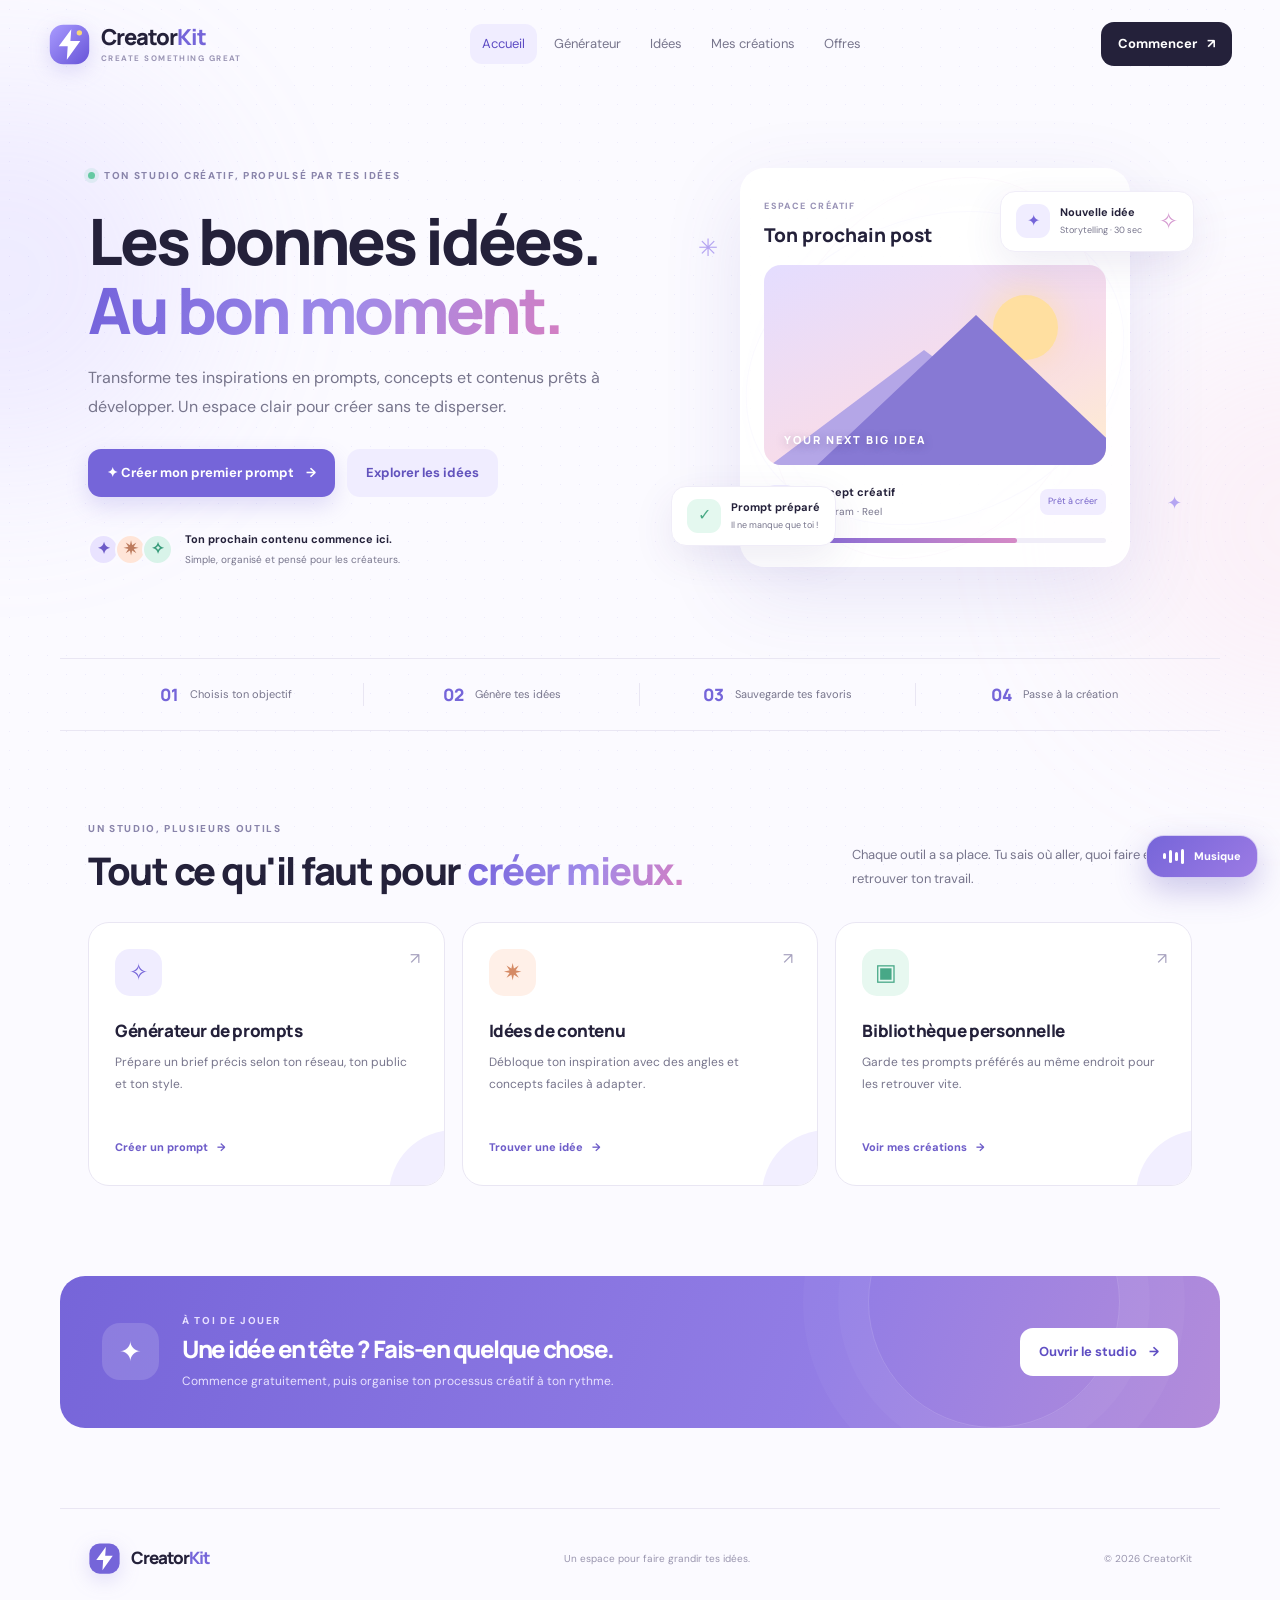
<file: index.html>
<!doctype html>
<html lang="fr">
<head>
  <meta charset="utf-8"><meta name="viewport" content="width=device-width, initial-scale=1">
  <meta name="theme-color" content="#7565d9">
  <title>CreatorKit — Crée avec inspiration</title>
  <link rel="stylesheet" href="style.css">
  <script src="script.js" defer></script>
</head>
<body data-page="home">
  <div class="ambient ambient-one"></div><div class="ambient ambient-two"></div>
  <header class="site-header">
    <a class="brand" href="index.html" aria-label="CreatorKit, accueil">
      <span class="brand-mark"><svg viewBox="0 0 48 48" aria-hidden="true"><defs><linearGradient id="lg" x1="0" y1="0" x2="1" y2="1"><stop stop-color="#a99bff"/><stop offset="1" stop-color="#6754d8"/></linearGradient></defs><rect x="2" y="2" width="44" height="44" rx="15" fill="url(#lg)"/><path d="M26 7 12 26h10l-1 15 15-21H25z" fill="white"/><circle cx="35" cy="11" r="3" fill="#f9d878"/></svg></span>
      <span>Creator<span class="brand-light">Kit</span><small>CREATE SOMETHING GREAT</small></span>
    </a>
    <button class="mobile-menu" id="mobileMenu" aria-label="Ouvrir le menu"><span></span><span></span><span></span></button>
    <nav class="main-nav" id="mainNav" aria-label="Navigation principale">
      <a class="nav-link active" href="index.html">Accueil</a><a class="nav-link" href="generateur.html">Générateur</a><a class="nav-link" href="idees.html">Idées</a><a class="nav-link" href="creations.html">Mes créations</a><a class="nav-link" href="abonnement.html">Offres</a>
    </nav>
    <a class="header-cta" href="generateur.html">Commencer <span>↗</span></a>
  </header>
  <main>
    <section class="hero wrap">
      <div class="hero-copy reveal">
        <div class="eyebrow"><span class="live-dot"></span> TON STUDIO CRÉATIF, PROPULSÉ PAR TES IDÉES</div>
        <h1>Les bonnes idées.<br><span class="gradient-text">Au bon moment.</span></h1>
        <p class="hero-subtitle">Transforme tes inspirations en prompts, concepts et contenus prêts à développer. Un espace clair pour créer sans te disperser.</p>
        <div class="hero-actions"><a class="button button-primary" href="generateur.html">✦ Créer mon premier prompt <span>→</span></a><a class="button button-soft" href="idees.html">Explorer les idées</a></div>
        <div class="social-proof"><div class="avatar-stack"><span>✦</span><span>✷</span><span>✧</span></div><div><strong>Ton prochain contenu commence ici.</strong><small>Simple, organisé et pensé pour les créateurs.</small></div></div>
      </div>
      <div class="hero-art reveal delay-1">
        <div class="orbit orbit-a"></div><div class="orbit orbit-b"></div>
        <div class="floating-card mini-card card-top"><span class="mini-icon">✦</span><div><strong>Nouvelle idée</strong><small>Storytelling · 30 sec</small></div><span class="sparkle">✧</span></div>
        <div class="dashboard-card">
          <div class="dash-top"><div><span class="tiny-label">ESPACE CRÉATIF</span><h3>Ton prochain post</h3></div><span class="status-pill"><i></i> En préparation</span></div>
          <div class="fake-image"><div class="sun"></div><div class="mountain mountain-back"></div><div class="mountain mountain-front"></div><div class="image-label">YOUR NEXT BIG IDEA</div></div>
          <div class="dash-meta"><div><span class="round-icon">✦</span><div><strong>Concept créatif</strong><small>Instagram · Reel</small></div></div><span class="pill-lavender">Prêt à créer</span></div>
          <div class="progress-track"><span></span></div>
        </div>
        <div class="floating-card mini-card card-bottom"><span class="check-icon">✓</span><div><strong>Prompt préparé</strong><small>Il ne manque que toi !</small></div></div>
        <span class="decor-star star-one">✳</span><span class="decor-star star-two">✦</span>
      </div>
    </section>
    <section class="stats-strip wrap reveal"><div><strong>01</strong><span>Choisis ton objectif</span></div><div><strong>02</strong><span>Génère tes idées</span></div><div><strong>03</strong><span>Sauvegarde tes favoris</span></div><div><strong>04</strong><span>Passe à la création</span></div></section>
    <section class="section wrap">
      <div class="section-heading reveal"><div><div class="eyebrow">UN STUDIO, PLUSIEURS OUTILS</div><h2>Tout ce qu'il faut pour <span class="gradient-text">créer mieux.</span></h2></div><p>Chaque outil a sa place. Tu sais où aller, quoi faire et où retrouver ton travail.</p></div>
      <div class="feature-grid">
        <a class="feature-card reveal" href="generateur.html"><span class="feature-icon purple">✧</span><span class="feature-arrow">↗</span><h3>Générateur de prompts</h3><p>Prépare un brief précis selon ton réseau, ton public et ton style.</p><span class="feature-link">Créer un prompt <b>→</b></span></a>
        <a class="feature-card reveal delay-1" href="idees.html"><span class="feature-icon peach">✷</span><span class="feature-arrow">↗</span><h3>Idées de contenu</h3><p>Débloque ton inspiration avec des angles et concepts faciles à adapter.</p><span class="feature-link">Trouver une idée <b>→</b></span></a>
        <a class="feature-card reveal delay-2" href="creations.html"><span class="feature-icon mint">▣</span><span class="feature-arrow">↗</span><h3>Bibliothèque personnelle</h3><p>Garde tes prompts préférés au même endroit pour les retrouver vite.</p><span class="feature-link">Voir mes créations <b>→</b></span></a>
      </div>
    </section>
    <section class="cta-band wrap reveal"><div class="cta-orb">✦</div><div><div class="eyebrow">À TOI DE JOUER</div><h2>Une idée en tête ? Fais-en quelque chose.</h2><p>Commence gratuitement, puis organise ton processus créatif à ton rythme.</p></div><a class="button button-white" href="generateur.html">Ouvrir le studio <span>→</span></a></section>
  </main>
  <footer class="site-footer wrap"><a class="brand brand-small" href="index.html"><span class="brand-mark"><svg viewBox="0 0 48 48"><rect x="2" y="2" width="44" height="44" rx="15" fill="#7565d9"/><path d="M26 7 12 26h10l-1 15 15-21H25z" fill="white"/></svg></span><span>Creator<span class="brand-light">Kit</span></span></a><span>Un espace pour faire grandir tes idées.</span><span>© <span data-year></span> CreatorKit</span></footer>
  <button class="music-fab" id="musicToggle" aria-label="Activer la musique" title="Musique d'ambiance"><span class="music-bars"><i></i><i></i><i></i><i></i></span><span class="music-fab-label">Musique</span></button>
  <aside class="music-panel" id="musicPanel" aria-label="Lecteur de musique" hidden>
    <div class="music-panel-head"><div class="music-note">♫</div><div><strong>Focus mode</strong><small>Ambiance originale · synthé doux</small></div><button class="icon-button" id="musicClose" aria-label="Fermer le lecteur">×</button></div>
    <p>Une petite ambiance sonore générée directement dans ton navigateur.</p>
    <div class="music-controls"><button class="play-button" id="musicPlay" aria-label="Lancer la musique">▶</button><div class="music-track"><strong id="musicState">Musique en pause</strong><small>Lo-fi électronique · boucle</small></div></div>
    <label class="volume-label" for="musicVolume">Volume <span id="volumeValue">25 %</span></label><input id="musicVolume" type="range" min="0" max="100" value="25">
    <small class="music-hint">Le son démarre uniquement quand tu appuies sur lecture.</small>
  </aside>
  <div class="toast" id="toast" role="status" aria-live="polite"></div>
</body></html>
</file>
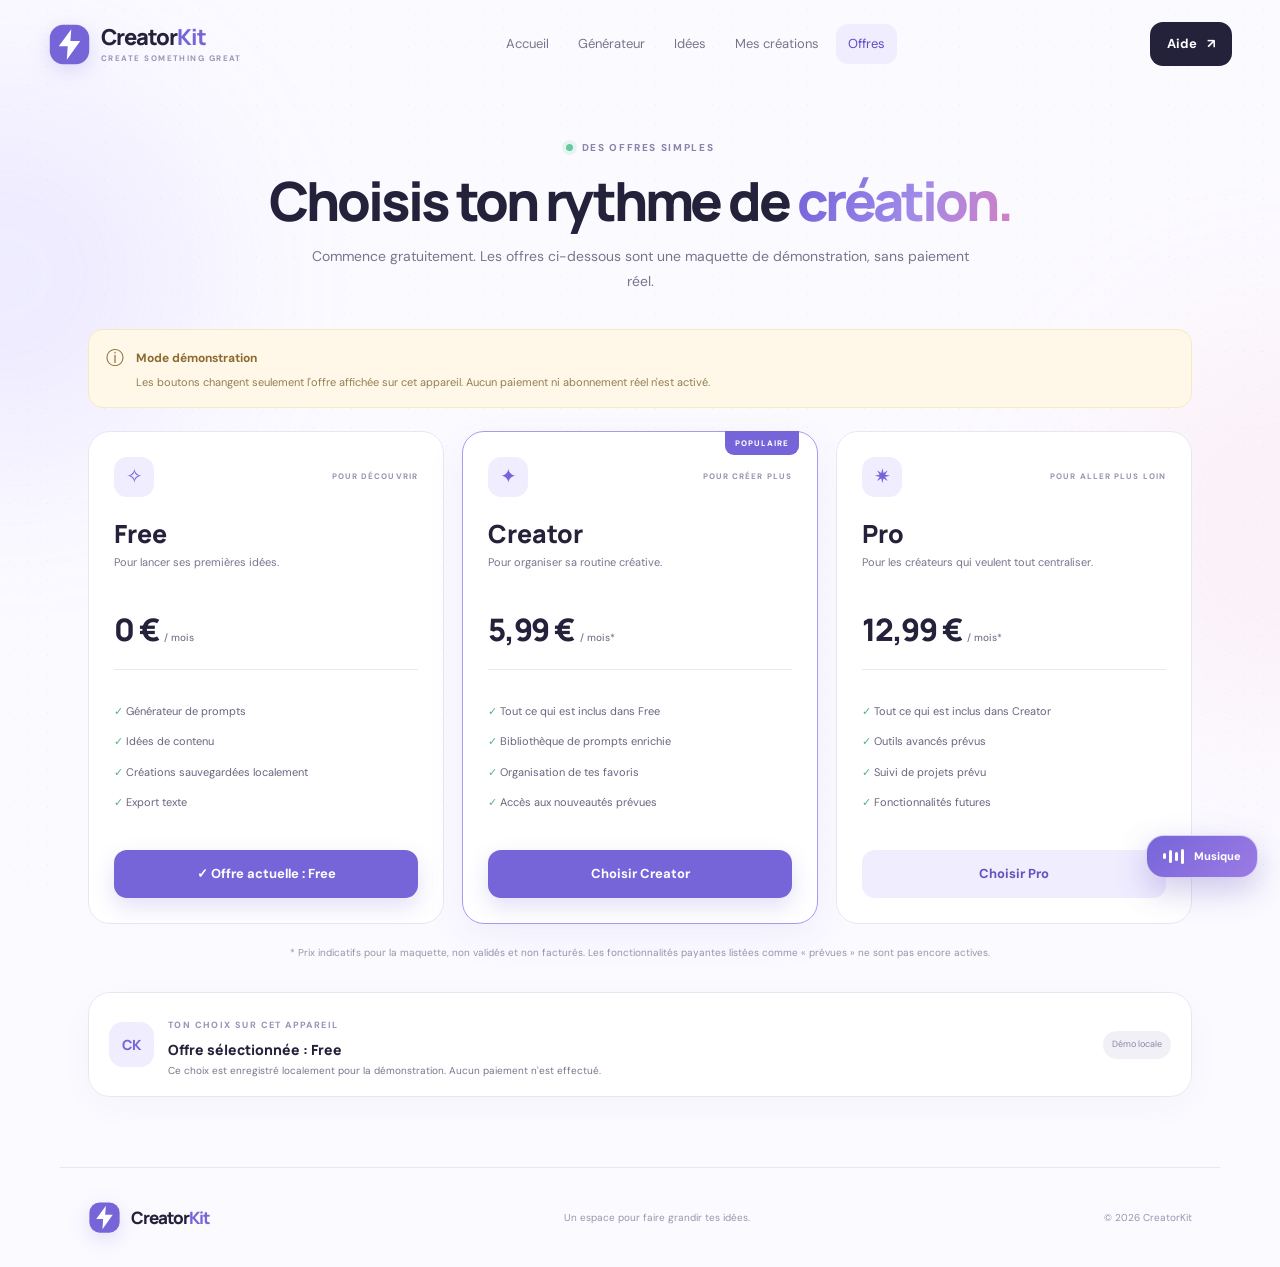
<file: abonnement.html>
<!doctype html>
<html lang="fr"><head><meta charset="utf-8"><meta name="viewport" content="width=device-width, initial-scale=1"><meta name="theme-color" content="#7565d9"><title>Offres — CreatorKit</title><link rel="stylesheet" href="style.css"><script src="script.js" defer></script></head>
<body data-page="plans"><div class="ambient ambient-one"></div><div class="ambient ambient-two"></div>
<header class="site-header"><a class="brand" href="index.html"><span class="brand-mark"><svg viewBox="0 0 48 48"><rect x="2" y="2" width="44" height="44" rx="15" fill="#7565d9"/><path d="M26 7 12 26h10l-1 15 15-21H25z" fill="white"/></svg></span><span>Creator<span class="brand-light">Kit</span><small>CREATE SOMETHING GREAT</small></span></a><button class="mobile-menu" id="mobileMenu" aria-label="Ouvrir le menu"><span></span><span></span><span></span></button><nav class="main-nav" id="mainNav"><a class="nav-link" href="index.html">Accueil</a><a class="nav-link" href="generateur.html">Générateur</a><a class="nav-link" href="idees.html">Idées</a><a class="nav-link" href="creations.html">Mes créations</a><a class="nav-link active" href="abonnement.html">Offres</a></nav><a class="header-cta" href="aide.html">Aide <span>↗</span></a></header>
<main class="wrap page-main"><div class="page-intro center reveal"><div class="eyebrow"><span class="live-dot"></span> DES OFFRES SIMPLES</div><h1>Choisis ton rythme de <span class="gradient-text">création.</span></h1><p>Commence gratuitement. Les offres ci-dessous sont une maquette de démonstration, sans paiement réel.</p></div><div class="demo-banner"><span>ⓘ</span><div><strong>Mode démonstration</strong><p>Les boutons changent seulement l'offre affichée sur cet appareil. Aucun paiement ni abonnement réel n'est activé.</p></div></div><div class="plan-grid"><article class="plan-card reveal"><div class="plan-top"><span class="plan-icon">✧</span><span class="plan-label">POUR DÉCOUVRIR</span></div><h2>Free</h2><p class="plan-desc">Pour lancer ses premières idées.</p><div class="price">0 € <small>/ mois</small></div><ul class="check-list"><li>✓ Générateur de prompts</li><li>✓ Idées de contenu</li><li>✓ Créations sauvegardées localement</li><li>✓ Export texte</li></ul><button class="button button-soft button-full" data-plan="Free">Choisir Free</button></article><article class="plan-card plan-featured reveal delay-1"><div class="popular-tag">POPULAIRE</div><div class="plan-top"><span class="plan-icon">✦</span><span class="plan-label">POUR CRÉER PLUS</span></div><h2>Creator</h2><p class="plan-desc">Pour organiser sa routine créative.</p><div class="price">5,99 € <small>/ mois*</small></div><ul class="check-list"><li>✓ Tout ce qui est inclus dans Free</li><li>✓ Bibliothèque de prompts enrichie</li><li>✓ Organisation de tes favoris</li><li>✓ Accès aux nouveautés prévues</li></ul><button class="button button-primary button-full" data-plan="Creator">Choisir Creator</button></article><article class="plan-card reveal delay-2"><div class="plan-top"><span class="plan-icon">✷</span><span class="plan-label">POUR ALLER PLUS LOIN</span></div><h2>Pro</h2><p class="plan-desc">Pour les créateurs qui veulent tout centraliser.</p><div class="price">12,99 € <small>/ mois*</small></div><ul class="check-list"><li>✓ Tout ce qui est inclus dans Creator</li><li>✓ Outils avancés prévus</li><li>✓ Suivi de projets prévu</li><li>✓ Fonctionnalités futures</li></ul><button class="button button-soft button-full" data-plan="Pro">Choisir Pro</button></article></div><p class="pricing-footnote">* Prix indicatifs pour la maquette, non validés et non facturés. Les fonctionnalités payantes listées comme « prévues » ne sont pas encore actives.</p><section class="account-summary panel"><div class="account-avatar">CK</div><div><span class="tiny-label">TON CHOIX SUR CET APPAREIL</span><h3 id="currentPlan">Offre sélectionnée : Free</h3><p id="planMessage">Tu utilises la version de démonstration.</p></div><span class="demo-status">Démo locale</span></section></main>
<footer class="site-footer wrap"><a class="brand brand-small" href="index.html"><span class="brand-mark"><svg viewBox="0 0 48 48"><rect x="2" y="2" width="44" height="44" rx="15" fill="#7565d9"/><path d="M26 7 12 26h10l-1 15 15-21H25z" fill="white"/></svg></span><span>Creator<span class="brand-light">Kit</span></span></a><span>Un espace pour faire grandir tes idées.</span><span>© <span data-year></span> CreatorKit</span></footer>
<button class="music-fab" id="musicToggle" aria-label="Ouvrir le lecteur de musique" title="Musique d'ambiance"><span class="music-bars"><i></i><i></i><i></i><i></i></span><span class="music-fab-label">Musique</span></button><aside class="music-panel" id="musicPanel" aria-label="Lecteur de musique" hidden><div class="music-panel-head"><div class="music-note">♫</div><div><strong>Focus mode</strong><small>Ambiance originale · synthé doux</small></div><button class="icon-button" id="musicClose" aria-label="Fermer le lecteur">×</button></div><p>Une petite ambiance sonore générée directement dans ton navigateur.</p><div class="music-controls"><button class="play-button" id="musicPlay" aria-label="Lancer la musique">▶</button><div class="music-track"><strong id="musicState">Musique en pause</strong><small>Lo-fi électronique · boucle</small></div></div><label class="volume-label" for="musicVolume">Volume <span id="volumeValue">25 %</span></label><input id="musicVolume" type="range" min="0" max="100" value="25"><small class="music-hint">Le son démarre uniquement quand tu appuies sur lecture.</small></aside><div class="toast" id="toast" role="status" aria-live="polite"></div></body></html>
</file>
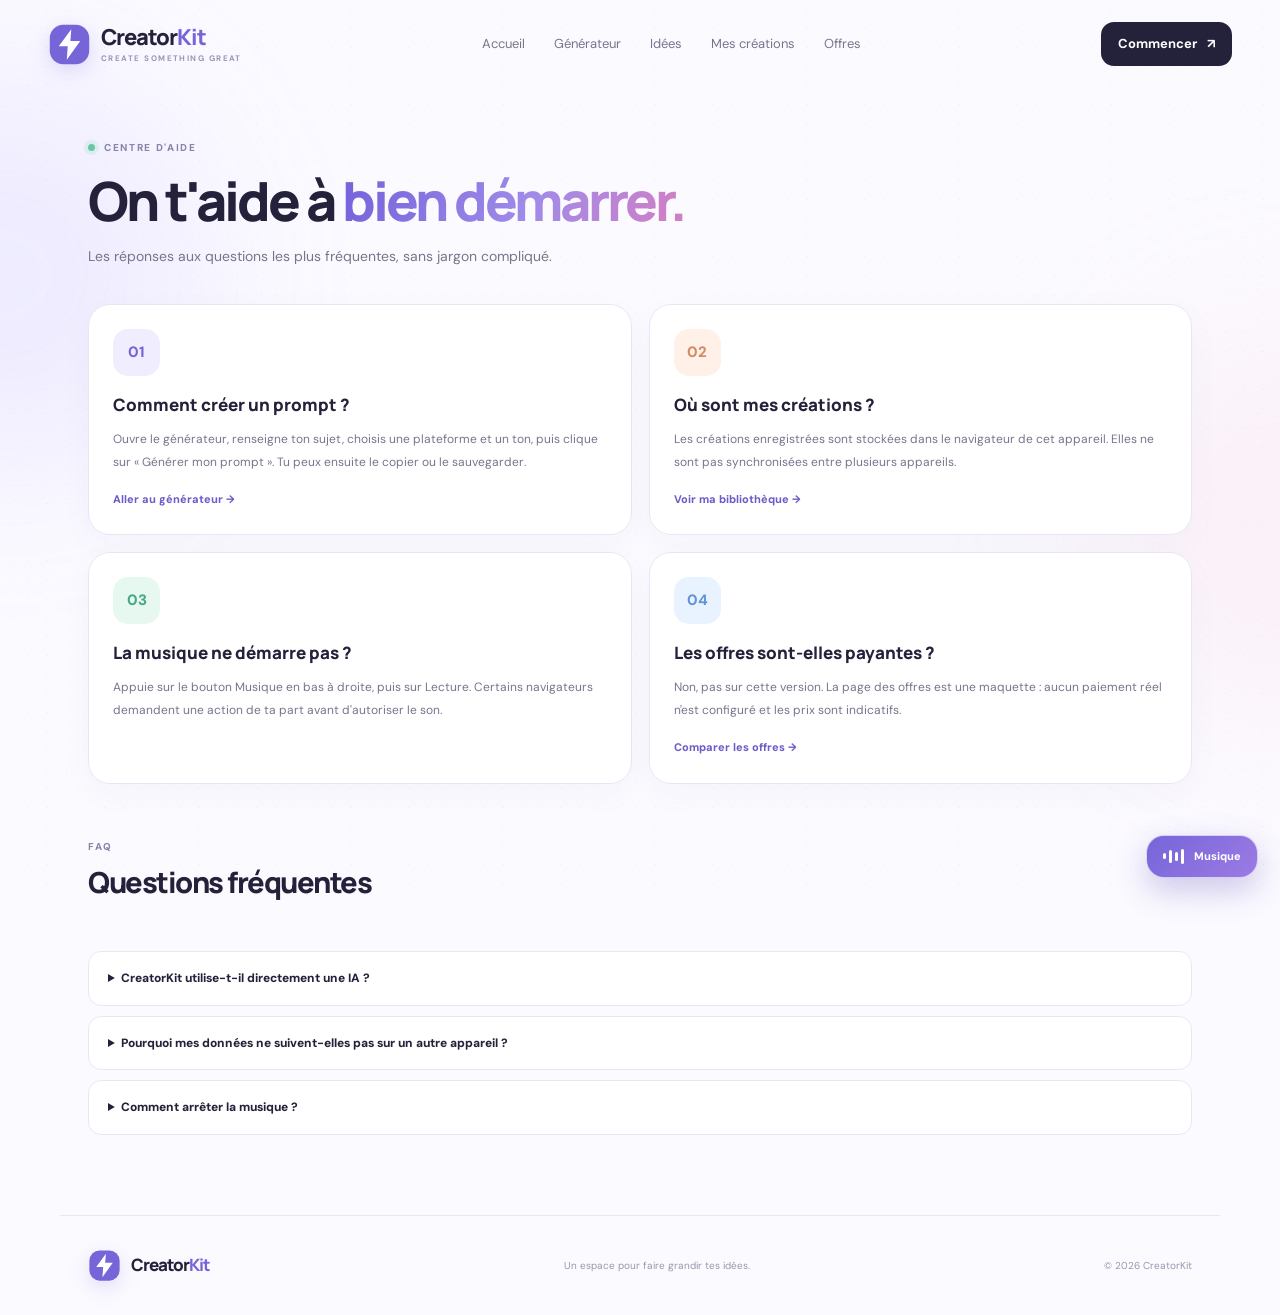
<file: aide.html>
<!doctype html>
<html lang="fr"><head><meta charset="utf-8"><meta name="viewport" content="width=device-width, initial-scale=1"><meta name="theme-color" content="#7565d9"><title>Aide — CreatorKit</title><link rel="stylesheet" href="style.css"><script src="script.js" defer></script></head>
<body data-page="help"><div class="ambient ambient-one"></div><div class="ambient ambient-two"></div>
<header class="site-header"><a class="brand" href="index.html"><span class="brand-mark"><svg viewBox="0 0 48 48"><rect x="2" y="2" width="44" height="44" rx="15" fill="#7565d9"/><path d="M26 7 12 26h10l-1 15 15-21H25z" fill="white"/></svg></span><span>Creator<span class="brand-light">Kit</span><small>CREATE SOMETHING GREAT</small></span></a><button class="mobile-menu" id="mobileMenu" aria-label="Ouvrir le menu"><span></span><span></span><span></span></button><nav class="main-nav" id="mainNav"><a class="nav-link" href="index.html">Accueil</a><a class="nav-link" href="generateur.html">Générateur</a><a class="nav-link" href="idees.html">Idées</a><a class="nav-link" href="creations.html">Mes créations</a><a class="nav-link" href="abonnement.html">Offres</a></nav><a class="header-cta" href="generateur.html">Commencer <span>↗</span></a></header>
<main class="wrap page-main"><div class="page-intro reveal"><div class="eyebrow"><span class="live-dot"></span> CENTRE D'AIDE</div><h1>On t'aide à <span class="gradient-text">bien démarrer.</span></h1><p>Les réponses aux questions les plus fréquentes, sans jargon compliqué.</p></div><div class="help-layout"><section class="help-card panel reveal"><span class="feature-icon purple">01</span><h2>Comment créer un prompt ?</h2><p>Ouvre le générateur, renseigne ton sujet, choisis une plateforme et un ton, puis clique sur « Générer mon prompt ». Tu peux ensuite le copier ou le sauvegarder.</p><a href="generateur.html" class="text-button">Aller au générateur →</a></section><section class="help-card panel reveal delay-1"><span class="feature-icon peach">02</span><h2>Où sont mes créations ?</h2><p>Les créations enregistrées sont stockées dans le navigateur de cet appareil. Elles ne sont pas synchronisées entre plusieurs appareils.</p><a href="creations.html" class="text-button">Voir ma bibliothèque →</a></section><section class="help-card panel reveal"><span class="feature-icon mint">03</span><h2>La musique ne démarre pas ?</h2><p>Appuie sur le bouton Musique en bas à droite, puis sur Lecture. Certains navigateurs demandent une action de ta part avant d'autoriser le son.</p></section><section class="help-card panel reveal delay-1"><span class="feature-icon blue">04</span><h2>Les offres sont-elles payantes ?</h2><p>Non, pas sur cette version. La page des offres est une maquette : aucun paiement réel n'est configuré et les prix sont indicatifs.</p><a href="abonnement.html" class="text-button">Comparer les offres →</a></section></div><section class="faq-section"><div class="section-heading"><div><div class="eyebrow">FAQ</div><h2>Questions fréquentes</h2></div></div><details><summary>CreatorKit utilise-t-il directement une IA ?</summary><p>Cette version construit des prompts à partir de modèles et de tes choix. Elle ne se connecte pas à une API d'IA.</p></details><details><summary>Pourquoi mes données ne suivent-elles pas sur un autre appareil ?</summary><p>Le site utilise le stockage local du navigateur. Pour synchroniser les données, il faudrait ajouter un compte utilisateur et un serveur sécurisé.</p></details><details><summary>Comment arrêter la musique ?</summary><p>Ouvre le lecteur en bas à droite et appuie sur le bouton pause. Tu peux aussi régler le volume à zéro.</p></details></section></main>
<footer class="site-footer wrap"><a class="brand brand-small" href="index.html"><span class="brand-mark"><svg viewBox="0 0 48 48"><rect x="2" y="2" width="44" height="44" rx="15" fill="#7565d9"/><path d="M26 7 12 26h10l-1 15 15-21H25z" fill="white"/></svg></span><span>Creator<span class="brand-light">Kit</span></span></a><span>Un espace pour faire grandir tes idées.</span><span>© <span data-year></span> CreatorKit</span></footer>
<button class="music-fab" id="musicToggle" aria-label="Ouvrir le lecteur de musique" title="Musique d'ambiance"><span class="music-bars"><i></i><i></i><i></i><i></i></span><span class="music-fab-label">Musique</span></button><aside class="music-panel" id="musicPanel" aria-label="Lecteur de musique" hidden><div class="music-panel-head"><div class="music-note">♫</div><div><strong>Focus mode</strong><small>Ambiance originale · synthé doux</small></div><button class="icon-button" id="musicClose" aria-label="Fermer le lecteur">×</button></div><p>Une petite ambiance sonore générée directement dans ton navigateur.</p><div class="music-controls"><button class="play-button" id="musicPlay" aria-label="Lancer la musique">▶</button><div class="music-track"><strong id="musicState">Musique en pause</strong><small>Lo-fi électronique · boucle</small></div></div><label class="volume-label" for="musicVolume">Volume <span id="volumeValue">25 %</span></label><input id="musicVolume" type="range" min="0" max="100" value="25"><small class="music-hint">Le son démarre uniquement quand tu appuies sur lecture.</small></aside><div class="toast" id="toast" role="status" aria-live="polite"></div></body></html>
</file>
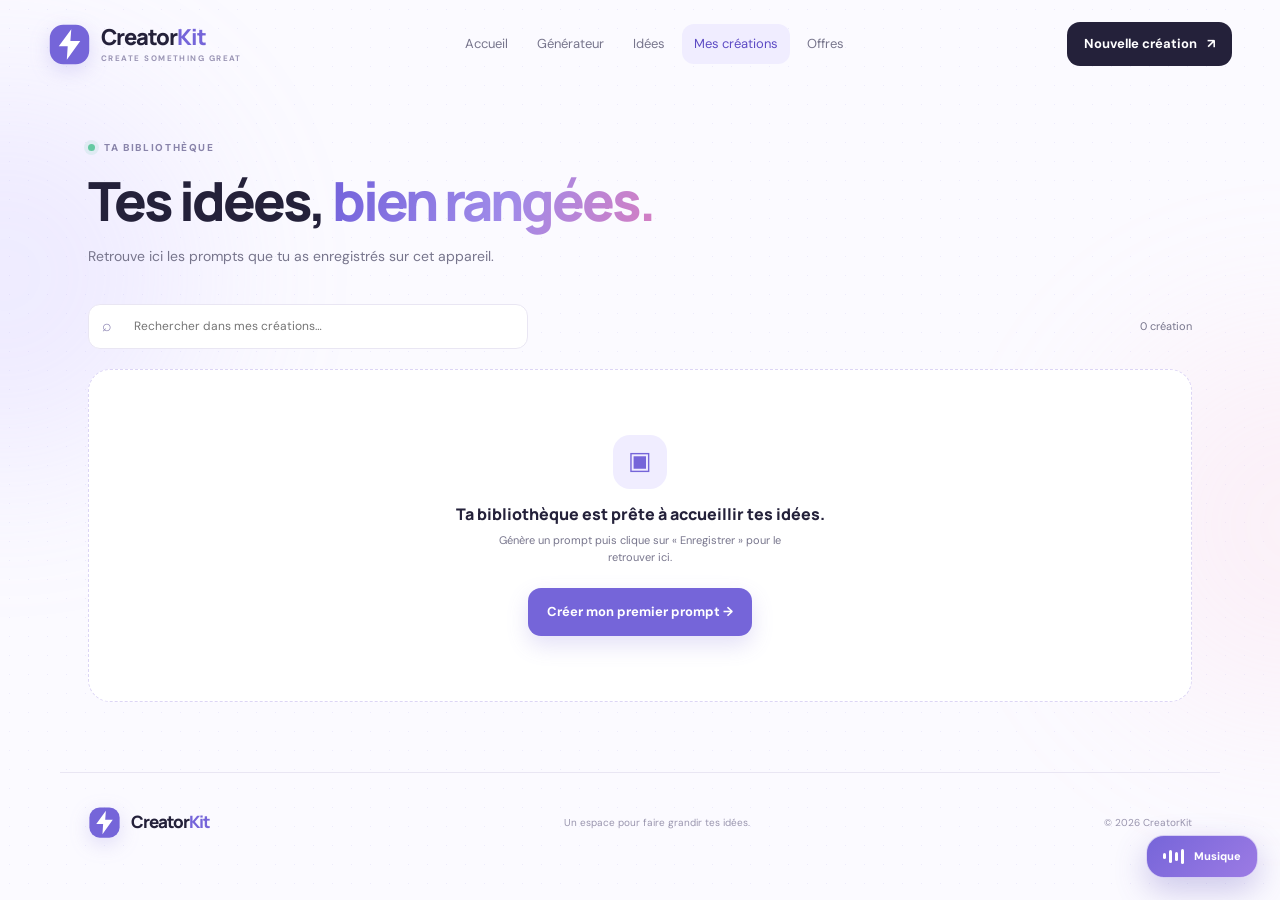
<file: creations.html>
<!doctype html>
<html lang="fr"><head><meta charset="utf-8"><meta name="viewport" content="width=device-width, initial-scale=1"><meta name="theme-color" content="#7565d9"><title>Mes créations — CreatorKit</title><link rel="stylesheet" href="style.css"><script src="script.js" defer></script></head>
<body data-page="creations"><div class="ambient ambient-one"></div><div class="ambient ambient-two"></div>
<header class="site-header"><a class="brand" href="index.html"><span class="brand-mark"><svg viewBox="0 0 48 48"><rect x="2" y="2" width="44" height="44" rx="15" fill="#7565d9"/><path d="M26 7 12 26h10l-1 15 15-21H25z" fill="white"/></svg></span><span>Creator<span class="brand-light">Kit</span><small>CREATE SOMETHING GREAT</small></span></a><button class="mobile-menu" id="mobileMenu" aria-label="Ouvrir le menu"><span></span><span></span><span></span></button><nav class="main-nav" id="mainNav"><a class="nav-link" href="index.html">Accueil</a><a class="nav-link" href="generateur.html">Générateur</a><a class="nav-link" href="idees.html">Idées</a><a class="nav-link active" href="creations.html">Mes créations</a><a class="nav-link" href="abonnement.html">Offres</a></nav><a class="header-cta" href="generateur.html">Nouvelle création <span>↗</span></a></header>
<main class="wrap page-main"><div class="page-intro reveal"><div class="eyebrow"><span class="live-dot"></span> TA BIBLIOTHÈQUE</div><h1>Tes idées, <span class="gradient-text">bien rangées.</span></h1><p>Retrouve ici les prompts que tu as enregistrés sur cet appareil.</p></div><div class="library-toolbar"><div class="search-wrap"><span>⌕</span><input id="savedSearch" placeholder="Rechercher dans mes créations…" aria-label="Rechercher dans mes créations"></div><span class="saved-count" id="savedCount">0 création</span></div><div id="savedList" class="saved-list"><div class="empty-library"><span>▣</span><h2>Ta bibliothèque est prête à accueillir tes idées.</h2><p>Génère un prompt puis clique sur « Enregistrer » pour le retrouver ici.</p><a class="button button-primary" href="generateur.html">Créer mon premier prompt →</a></div></div></main>
<footer class="site-footer wrap"><a class="brand brand-small" href="index.html"><span class="brand-mark"><svg viewBox="0 0 48 48"><rect x="2" y="2" width="44" height="44" rx="15" fill="#7565d9"/><path d="M26 7 12 26h10l-1 15 15-21H25z" fill="white"/></svg></span><span>Creator<span class="brand-light">Kit</span></span></a><span>Un espace pour faire grandir tes idées.</span><span>© <span data-year></span> CreatorKit</span></footer>
<button class="music-fab" id="musicToggle" aria-label="Ouvrir le lecteur de musique" title="Musique d'ambiance"><span class="music-bars"><i></i><i></i><i></i><i></i></span><span class="music-fab-label">Musique</span></button><aside class="music-panel" id="musicPanel" aria-label="Lecteur de musique" hidden><div class="music-panel-head"><div class="music-note">♫</div><div><strong>Focus mode</strong><small>Ambiance originale · synthé doux</small></div><button class="icon-button" id="musicClose" aria-label="Fermer le lecteur">×</button></div><p>Une petite ambiance sonore générée directement dans ton navigateur.</p><div class="music-controls"><button class="play-button" id="musicPlay" aria-label="Lancer la musique">▶</button><div class="music-track"><strong id="musicState">Musique en pause</strong><small>Lo-fi électronique · boucle</small></div></div><label class="volume-label" for="musicVolume">Volume <span id="volumeValue">25 %</span></label><input id="musicVolume" type="range" min="0" max="100" value="25"><small class="music-hint">Le son démarre uniquement quand tu appuies sur lecture.</small></aside><div class="toast" id="toast" role="status" aria-live="polite"></div></body></html>
</file>
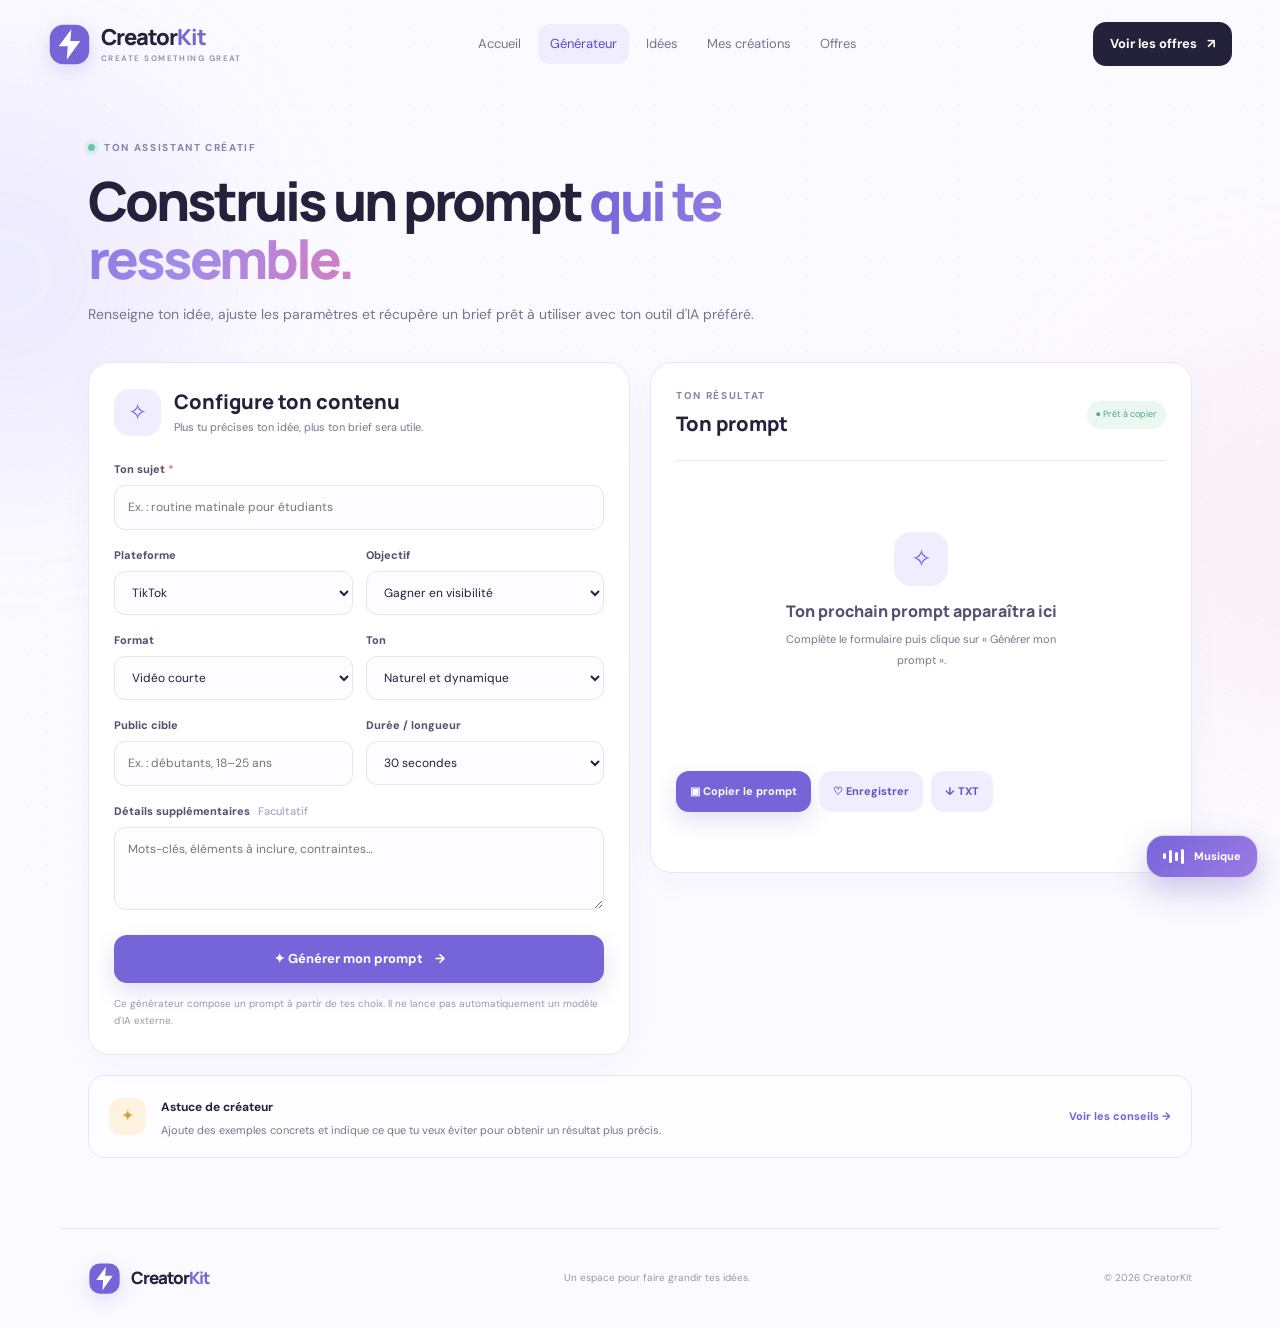
<file: generateur.html>
<!doctype html>
<html lang="fr"><head><meta charset="utf-8"><meta name="viewport" content="width=device-width, initial-scale=1"><meta name="theme-color" content="#7565d9"><title>Générateur — CreatorKit</title><link rel="stylesheet" href="style.css"><script src="script.js" defer></script></head>
<body data-page="generator"><div class="ambient ambient-one"></div><div class="ambient ambient-two"></div>
<header class="site-header"><a class="brand" href="index.html"><span class="brand-mark"><svg viewBox="0 0 48 48"><rect x="2" y="2" width="44" height="44" rx="15" fill="#7565d9"/><path d="M26 7 12 26h10l-1 15 15-21H25z" fill="white"/></svg></span><span>Creator<span class="brand-light">Kit</span><small>CREATE SOMETHING GREAT</small></span></a><button class="mobile-menu" id="mobileMenu" aria-label="Ouvrir le menu"><span></span><span></span><span></span></button><nav class="main-nav" id="mainNav"><a class="nav-link" href="index.html">Accueil</a><a class="nav-link active" href="generateur.html">Générateur</a><a class="nav-link" href="idees.html">Idées</a><a class="nav-link" href="creations.html">Mes créations</a><a class="nav-link" href="abonnement.html">Offres</a></nav><a class="header-cta" href="abonnement.html">Voir les offres <span>↗</span></a></header>
<main class="wrap page-main"><div class="page-intro reveal"><div class="eyebrow"><span class="live-dot"></span> TON ASSISTANT CRÉATIF</div><h1>Construis un prompt <span class="gradient-text">qui te ressemble.</span></h1><p>Renseigne ton idée, ajuste les paramètres et récupère un brief prêt à utiliser avec ton outil d'IA préféré.</p></div>
<div class="generator-layout"><section class="panel form-panel reveal"><div class="panel-title"><span class="feature-icon purple">✧</span><div><h2>Configure ton contenu</h2><p>Plus tu précises ton idée, plus ton brief sera utile.</p></div></div>
<form id="promptForm"><label for="subject">Ton sujet <span class="required">*</span></label><input id="subject" name="subject" required placeholder="Ex. : routine matinale pour étudiants"><div class="form-two"><div><label for="platform">Plateforme</label><select id="platform"><option>TikTok</option><option>Instagram</option><option>YouTube</option><option>LinkedIn</option><option>Blog</option></select></div><div><label for="goal">Objectif</label><select id="goal"><option>Gagner en visibilité</option><option>Éduquer mon audience</option><option>Divertir</option><option>Présenter un produit</option><option>Créer une communauté</option></select></div></div>
<div class="form-two"><div><label for="format">Format</label><select id="format"><option>Vidéo courte</option><option>Carrousel</option><option>Publication texte</option><option>Story</option><option>Vidéo longue</option><option>Article</option></select></div><div><label for="tone">Ton</label><select id="tone"><option>Naturel et dynamique</option><option>Expert et pédagogique</option><option>Humoristique</option><option>Inspirant</option><option>Minimaliste</option><option>Professionnel</option></select></div></div>
<div class="form-two"><div><label for="audience">Public cible</label><input id="audience" placeholder="Ex. : débutants, 18–25 ans"></div><div><label for="duration">Durée / longueur</label><select id="duration"><option>30 secondes</option><option>60 secondes</option><option>90 secondes</option><option>2 à 5 minutes</option><option>Environ 500 mots</option></select></div></div>
<label for="details">Détails supplémentaires <span class="optional">Facultatif</span></label><textarea id="details" rows="3" placeholder="Mots-clés, éléments à inclure, contraintes…"></textarea><button class="button button-primary button-full" type="submit">✦ Générer mon prompt <span>→</span></button><p class="form-note">Ce générateur compose un prompt à partir de tes choix. Il ne lance pas automatiquement un modèle d'IA externe.</p></form></section>
<section class="panel output-panel reveal delay-1"><div class="output-heading"><div><div class="eyebrow">TON RÉSULTAT</div><h2>Ton prompt</h2></div><span class="result-dot">● Prêt à copier</span></div><div class="output-content" id="promptOutput" aria-live="polite"><div class="empty-state"><span>✧</span><h3>Ton prochain prompt apparaîtra ici</h3><p>Complète le formulaire puis clique sur « Générer mon prompt ».</p></div></div><div class="output-actions"><button class="button button-primary" id="copyPrompt" type="button">▣ Copier le prompt</button><button class="button button-soft" id="savePrompt" type="button">♡ Enregistrer</button><button class="button button-soft" id="downloadPrompt" type="button">↓ TXT</button></div><p class="output-status" id="outputStatus" aria-live="polite"></p></section></div>
<section class="tips-row reveal"><div class="tip-icon">✦</div><div><strong>Astuce de créateur</strong><p>Ajoute des exemples concrets et indique ce que tu veux éviter pour obtenir un résultat plus précis.</p></div><a href="aide.html">Voir les conseils →</a></section></main>
<footer class="site-footer wrap"><a class="brand brand-small" href="index.html"><span class="brand-mark"><svg viewBox="0 0 48 48"><rect x="2" y="2" width="44" height="44" rx="15" fill="#7565d9"/><path d="M26 7 12 26h10l-1 15 15-21H25z" fill="white"/></svg></span><span>Creator<span class="brand-light">Kit</span></span></a><span>Un espace pour faire grandir tes idées.</span><span>© <span data-year></span> CreatorKit</span></footer>
<button class="music-fab" id="musicToggle" aria-label="Ouvrir le lecteur de musique" title="Musique d'ambiance"><span class="music-bars"><i></i><i></i><i></i><i></i></span><span class="music-fab-label">Musique</span></button><aside class="music-panel" id="musicPanel" aria-label="Lecteur de musique" hidden><div class="music-panel-head"><div class="music-note">♫</div><div><strong>Focus mode</strong><small>Ambiance originale · synthé doux</small></div><button class="icon-button" id="musicClose" aria-label="Fermer le lecteur">×</button></div><p>Une petite ambiance sonore générée directement dans ton navigateur.</p><div class="music-controls"><button class="play-button" id="musicPlay" aria-label="Lancer la musique">▶</button><div class="music-track"><strong id="musicState">Musique en pause</strong><small>Lo-fi électronique · boucle</small></div></div><label class="volume-label" for="musicVolume">Volume <span id="volumeValue">25 %</span></label><input id="musicVolume" type="range" min="0" max="100" value="25"><small class="music-hint">Le son démarre uniquement quand tu appuies sur lecture.</small></aside><div class="toast" id="toast" role="status" aria-live="polite"></div></body></html>
</file>
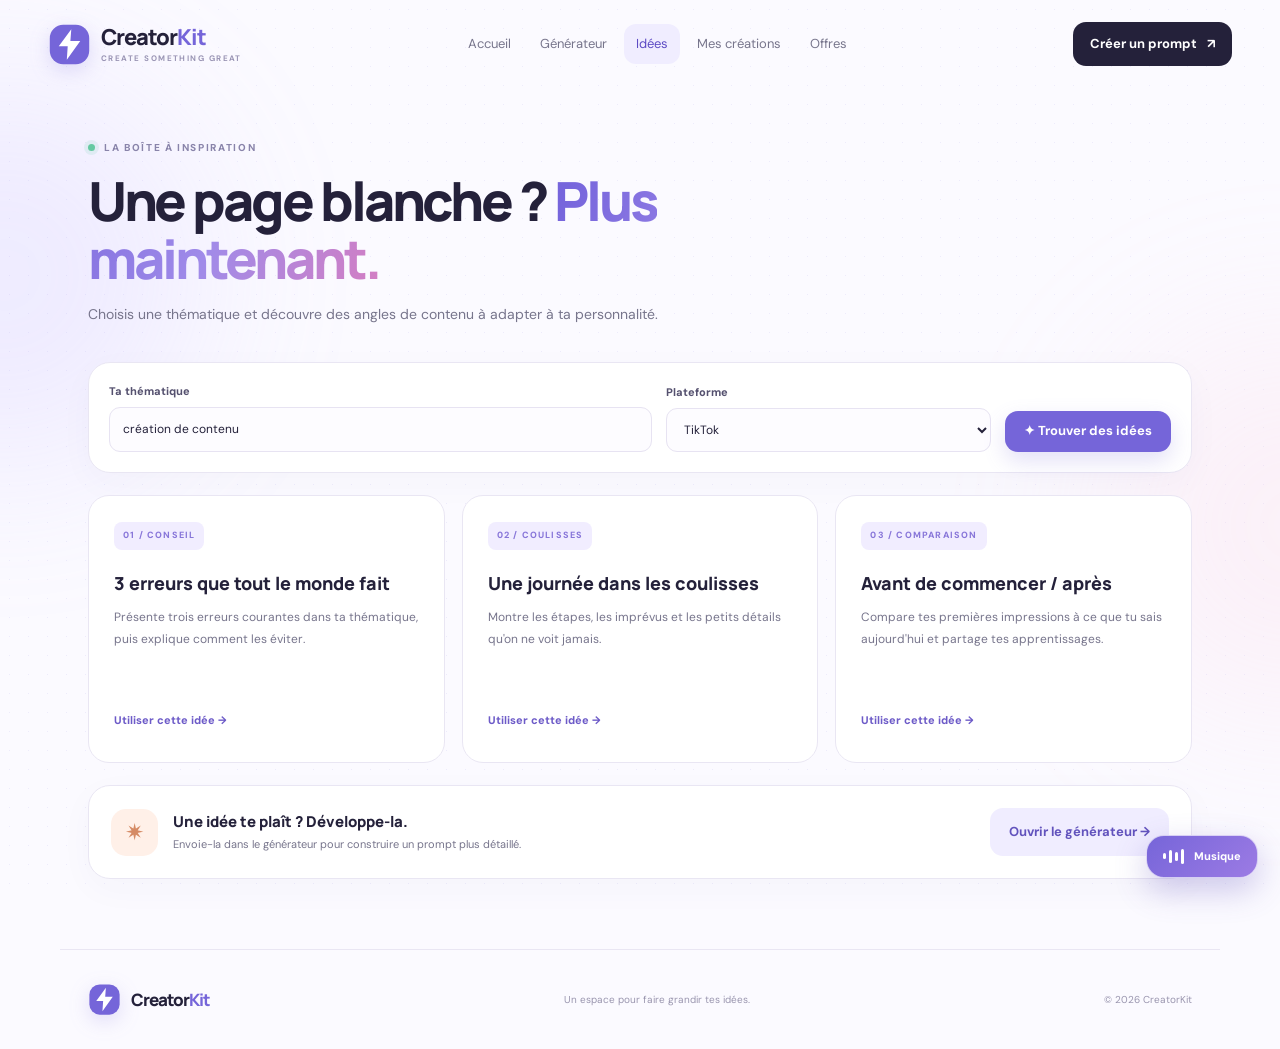
<file: idees.html>
<!doctype html>
<html lang="fr"><head><meta charset="utf-8"><meta name="viewport" content="width=device-width, initial-scale=1"><meta name="theme-color" content="#7565d9"><title>Idées de contenu — CreatorKit</title><link rel="stylesheet" href="style.css"><script src="script.js" defer></script></head>
<body data-page="ideas"><div class="ambient ambient-one"></div><div class="ambient ambient-two"></div>
<header class="site-header"><a class="brand" href="index.html"><span class="brand-mark"><svg viewBox="0 0 48 48"><rect x="2" y="2" width="44" height="44" rx="15" fill="#7565d9"/><path d="M26 7 12 26h10l-1 15 15-21H25z" fill="white"/></svg></span><span>Creator<span class="brand-light">Kit</span><small>CREATE SOMETHING GREAT</small></span></a><button class="mobile-menu" id="mobileMenu" aria-label="Ouvrir le menu"><span></span><span></span><span></span></button><nav class="main-nav" id="mainNav"><a class="nav-link" href="index.html">Accueil</a><a class="nav-link" href="generateur.html">Générateur</a><a class="nav-link active" href="idees.html">Idées</a><a class="nav-link" href="creations.html">Mes créations</a><a class="nav-link" href="abonnement.html">Offres</a></nav><a class="header-cta" href="generateur.html">Créer un prompt <span>↗</span></a></header>
<main class="wrap page-main"><div class="page-intro reveal"><div class="eyebrow"><span class="live-dot"></span> LA BOÎTE À INSPIRATION</div><h1>Une page blanche ? <span class="gradient-text">Plus maintenant.</span></h1><p>Choisis une thématique et découvre des angles de contenu à adapter à ta personnalité.</p></div>
<section class="panel idea-toolbar reveal"><div><label for="ideaTopic">Ta thématique</label><input id="ideaTopic" placeholder="Ex. : sport, gaming, cuisine, études…" value="création de contenu"></div><div><label for="ideaPlatform">Plateforme</label><select id="ideaPlatform"><option>TikTok</option><option>Instagram</option><option>YouTube</option><option>LinkedIn</option><option>Blog</option></select></div><button class="button button-primary" id="refreshIdeas">✦ Trouver des idées</button></section>
<div class="ideas-grid" id="ideasGrid"><article class="idea-card"><span class="idea-number">01 / CONSEIL</span><h3>3 erreurs que tout le monde fait</h3><p>Présente trois erreurs courantes dans ta thématique, puis explique comment les éviter.</p><button class="text-button" data-idea="3 erreurs que tout le monde fait">Utiliser cette idée →</button></article><article class="idea-card"><span class="idea-number">02 / COULISSES</span><h3>Une journée dans les coulisses</h3><p>Montre les étapes, les imprévus et les petits détails qu'on ne voit jamais.</p><button class="text-button" data-idea="Une journée dans les coulisses">Utiliser cette idée →</button></article><article class="idea-card"><span class="idea-number">03 / COMPARAISON</span><h3>Avant de commencer / après</h3><p>Compare tes premières impressions à ce que tu sais aujourd'hui et partage tes apprentissages.</p><button class="text-button" data-idea="Avant de commencer / après">Utiliser cette idée →</button></article></div>
<div class="ideas-footer panel reveal"><span class="feature-icon peach">✷</span><div><h3>Une idée te plaît ? Développe-la.</h3><p>Envoie-la dans le générateur pour construire un prompt plus détaillé.</p></div><a class="button button-soft" href="generateur.html">Ouvrir le générateur →</a></div></main>
<footer class="site-footer wrap"><a class="brand brand-small" href="index.html"><span class="brand-mark"><svg viewBox="0 0 48 48"><rect x="2" y="2" width="44" height="44" rx="15" fill="#7565d9"/><path d="M26 7 12 26h10l-1 15 15-21H25z" fill="white"/></svg></span><span>Creator<span class="brand-light">Kit</span></span></a><span>Un espace pour faire grandir tes idées.</span><span>© <span data-year></span> CreatorKit</span></footer>
<button class="music-fab" id="musicToggle" aria-label="Ouvrir le lecteur de musique" title="Musique d'ambiance"><span class="music-bars"><i></i><i></i><i></i><i></i></span><span class="music-fab-label">Musique</span></button><aside class="music-panel" id="musicPanel" aria-label="Lecteur de musique" hidden><div class="music-panel-head"><div class="music-note">♫</div><div><strong>Focus mode</strong><small>Ambiance originale · synthé doux</small></div><button class="icon-button" id="musicClose" aria-label="Fermer le lecteur">×</button></div><p>Une petite ambiance sonore générée directement dans ton navigateur.</p><div class="music-controls"><button class="play-button" id="musicPlay" aria-label="Lancer la musique">▶</button><div class="music-track"><strong id="musicState">Musique en pause</strong><small>Lo-fi électronique · boucle</small></div></div><label class="volume-label" for="musicVolume">Volume <span id="volumeValue">25 %</span></label><input id="musicVolume" type="range" min="0" max="100" value="25"><small class="music-hint">Le son démarre uniquement quand tu appuies sur lecture.</small></aside><div class="toast" id="toast" role="status" aria-live="polite"></div></body></html>
</file>
<file: style.css>
@import url('https://fonts.googleapis.com/css2?family=DM+Sans:wght@400;500;600;700&family=Manrope:wght@400;500;600;700;800&display=swap');
:root{--ink:#24213a;--muted:#77758c;--purple:#7565d9;--purple-dark:#5d4bc4;--lavender:#f0edff;--line:#e9e6f3;--white:#fff;--bg:#fbfaff;--shadow:0 18px 55px rgba(60,46,120,.09);--radius:24px}
*{box-sizing:border-box}html{scroll-behavior:smooth}body{margin:0;background:var(--bg);color:var(--ink);font-family:'DM Sans',sans-serif;line-height:1.55;overflow-x:hidden}body:before{content:"";position:fixed;inset:0;pointer-events:none;opacity:.2;z-index:-2;background-image:radial-gradient(#b8b0ec .7px,transparent .7px);background-size:19px 19px}a{color:inherit;text-decoration:none}button,input,select,textarea{font:inherit}button{cursor:pointer}.ambient{position:absolute;width:390px;height:390px;border-radius:50%;filter:blur(85px);opacity:.18;pointer-events:none;z-index:-1}.ambient-one{top:80px;left:-190px;background:#b8aaff}.ambient-two{top:330px;right:-210px;background:#ffc9d9}.site-header{height:88px;max-width:1240px;padding:0 28px;margin:auto;display:flex;align-items:center;justify-content:space-between;gap:24px;position:relative;z-index:20}.brand{display:flex;align-items:center;gap:10px;font-family:Manrope,sans-serif;font-weight:800;font-size:22px;letter-spacing:-1px;line-height:1.1;flex-shrink:0}.brand-mark{width:43px;height:43px;display:grid;place-items:center;filter:drop-shadow(0 6px 10px #7565d933);transition:transform .3s}.brand:hover .brand-mark{transform:rotate(-8deg) scale(1.06)}.brand-mark svg{width:100%;height:100%}.brand-light{color:var(--purple)}.brand small{display:block;font:700 8px 'DM Sans',sans-serif;letter-spacing:1.45px;color:#9994b4;margin-top:4px}.main-nav{display:flex;align-items:center;gap:5px}.nav-link{padding:10px 12px;font-size:13px;color:#77758c;border-radius:12px;transition:background .2s,color .2s,transform .2s}.nav-link:hover,.nav-link.active{background:#f0edff;color:var(--purple-dark)}.nav-link:hover{transform:translateY(-1px)}.header-cta{padding:12px 17px;background:var(--ink);color:white;border-radius:13px;font-size:13px;font-weight:700;white-space:nowrap;transition:transform .2s,box-shadow .2s}.header-cta span{margin-left:7px}.header-cta:hover{transform:translateY(-2px);box-shadow:0 9px 20px #24213a22}.mobile-menu{display:none;background:white;border:1px solid var(--line);border-radius:11px;padding:10px}.mobile-menu span{display:block;width:18px;height:2px;background:var(--ink);margin:4px}
.wrap{max-width:1160px;margin-inline:auto;padding-inline:28px}.hero{min-height:570px;display:grid;grid-template-columns:1.03fr .97fr;align-items:center;gap:45px;padding-top:44px;padding-bottom:55px}.eyebrow{display:flex;align-items:center;gap:9px;font-size:10px;letter-spacing:1.65px;font-weight:800;color:#8984aa}.live-dot{width:7px;height:7px;border-radius:50%;background:#65c9a2;box-shadow:0 0 0 4px #65c9a222;display:inline-block}.hero h1,.page-intro h1{font-family:Manrope,sans-serif;font-size:clamp(42px,5vw,65px);line-height:1.08;letter-spacing:-3px;margin:22px 0 20px;font-weight:800}.gradient-text{background:linear-gradient(110deg,#7665dc 5%,#a08be9 55%,#d47ec2 100%);-webkit-background-clip:text;background-clip:text;color:transparent}.hero-subtitle,.page-intro>p{color:var(--muted);font-size:16px;max-width:520px;line-height:1.8}.hero-actions{display:flex;flex-wrap:wrap;gap:12px;margin-top:28px}.button{display:inline-flex;justify-content:center;align-items:center;gap:12px;padding:13px 18px;border-radius:13px;border:1px solid transparent;font-weight:700;font-size:13px;transition:transform .22s,box-shadow .22s,background .22s}.button:hover{transform:translateY(-2px)}.button-primary{background:var(--purple);color:white;box-shadow:0 9px 22px #7565d933}.button-primary:hover{background:var(--purple-dark);box-shadow:0 12px 25px #7565d944}.button-soft{background:#f0edff;color:#6253bd}.button-soft:hover{background:#e7e2ff}.button-white{background:white;color:#5f4ec3}.button-full{width:100%}.social-proof{display:flex;align-items:center;gap:12px;margin-top:34px}.avatar-stack{display:flex;padding-left:4px}.avatar-stack span{width:31px;height:31px;margin-left:-4px;border:2px solid var(--bg);border-radius:50%;background:#e9e3ff;color:#6d5bc8;display:grid;place-items:center;font-weight:800}.avatar-stack span:nth-child(2){background:#ffe5d8;color:#bd7b5e}.avatar-stack span:nth-child(3){background:#d8f3e9;color:#399c7b}.social-proof strong,.social-proof small{display:block}.social-proof strong{font-size:11px}.social-proof small{font-size:10px;color:var(--muted);margin-top:3px}
.hero-art{min-height:430px;position:relative;display:grid;place-items:center}.orbit{position:absolute;border:1px solid #dcd5ff;border-radius:50%;transform:rotate(-22deg)}.orbit-a{width:390px;height:300px}.orbit-b{width:310px;height:400px;transform:rotate(28deg);border-color:#f0d8f1}.dashboard-card{position:relative;z-index:2;width:min(100%,390px);padding:23px;border:1px solid #ffffffc9;border-radius:25px;background:#ffffffdf;backdrop-filter:blur(16px);box-shadow:0 25px 80px #6351bb20;animation:float 6s ease-in-out infinite}.dash-top{display:flex;align-items:center;justify-content:space-between;gap:12px}.tiny-label{font-size:9px;font-weight:800;letter-spacing:1.4px;color:#9a94b7}.dash-top h3{font:800 19px Manrope,sans-serif;margin:5px 0 17px}.status-pill{font-size:9px;color:#5e9c83;background:#eaf8f1;padding:7px 9px;border-radius:30px;white-space:nowrap}.status-pill i{display:inline-block;width:5px;height:5px;border-radius:50%;background:#62c49b;margin-right:4px}.fake-image{height:200px;position:relative;overflow:hidden;border-radius:17px;background:linear-gradient(155deg,#e4ddff,#f8dce9 60%,#ffedcf)}.sun{position:absolute;right:48px;top:30px;width:65px;height:65px;border-radius:50%;background:#ffdfa0;box-shadow:0 0 40px #ffdfaa}.mountain{position:absolute;bottom:-20px;width:0;height:0;border-left:180px solid transparent;border-right:180px solid transparent}.mountain-back{left:-20px;border-bottom:135px solid #b4a6e7}.mountain-front{right:-50px;border-bottom:170px solid #8779d4}.image-label{position:absolute;left:20px;bottom:18px;color:white;font:800 11px Manrope,sans-serif;letter-spacing:2px;text-shadow:0 2px 10px #40306d66}.dash-meta{display:flex;align-items:center;justify-content:space-between;margin-top:19px;gap:8px}.dash-meta>div{display:flex;align-items:center;gap:9px}.round-icon{display:grid;place-items:center;width:33px;height:33px;background:#f0edff;color:#7565d9;border-radius:11px}.dash-meta strong,.dash-meta small{display:block}.dash-meta strong{font-size:11px}.dash-meta small{font-size:10px;color:var(--muted);margin-top:3px}.pill-lavender{font-size:9px;color:#7361c8;background:#f1edff;padding:6px 8px;border-radius:8px}.progress-track{height:5px;border-radius:10px;background:#f0edf8;margin-top:18px;overflow:hidden}.progress-track span{display:block;width:74%;height:100%;background:linear-gradient(90deg,#7565d9,#d58ac6);border-radius:10px;animation:progressIn 1.6s ease both}.floating-card{position:absolute;z-index:4;display:flex;align-items:center;gap:10px;background:#fff;padding:12px 15px;border-radius:15px;box-shadow:0 13px 40px #493a8a18;border:1px solid #f0edf8}.card-top{top:38px;right:-2px;animation:float 5s ease-in-out infinite}.card-bottom{bottom:37px;left:-7px;animation:float 5.5s ease-in-out infinite reverse}.mini-icon,.check-icon{display:grid;place-items:center;width:34px;height:34px;border-radius:11px;background:#f0edff;color:#7565d9}.check-icon{background:#e4f8ef;color:#48a984}.floating-card strong,.floating-card small{display:block}.floating-card strong{font-size:11px}.floating-card small{font-size:9px;color:var(--muted);margin-top:3px}.sparkle{color:#d59ad0;font-size:23px;margin-left:7px}.decor-star{position:absolute;color:#b7a7f3;animation:twinkle 3s ease-in-out infinite}.star-one{left:20px;top:76px;font-size:24px}.star-two{right:10px;bottom:65px;font-size:18px;animation-delay:1s}.stats-strip{display:grid;grid-template-columns:repeat(4,1fr);border-block:1px solid var(--line);padding-block:24px;margin-bottom:90px}.stats-strip div{display:flex;align-items:center;justify-content:center;gap:11px;border-right:1px solid var(--line)}.stats-strip div:last-child{border:0}.stats-strip strong{font:800 17px Manrope,sans-serif;color:var(--purple)}.stats-strip span{font-size:11px;color:var(--muted)}.section{padding-bottom:90px}.section-heading{display:flex;justify-content:space-between;align-items:end;gap:35px;margin-bottom:29px}.section-heading h2,.cta-band h2{font:800 clamp(27px,3.3vw,38px)/1.2 Manrope,sans-serif;letter-spacing:-1.5px;margin:11px 0 0}.section-heading>p{max-width:340px;font-size:13px;line-height:1.8;color:var(--muted);margin:0 0 3px}.feature-grid{display:grid;grid-template-columns:repeat(3,1fr);gap:17px}.feature-card{position:relative;padding:26px;background:#fff;border:1px solid var(--line);border-radius:21px;transition:transform .25s,box-shadow .25s,border-color .25s;overflow:hidden}.feature-card:after{content:"";position:absolute;width:130px;height:130px;right:-75px;bottom:-75px;border-radius:50%;background:#f2efff;transition:transform .35s}.feature-card:hover{transform:translateY(-6px);box-shadow:var(--shadow);border-color:#d9d1ff}.feature-card:hover:after{transform:scale(1.7)}.feature-icon{display:grid;place-items:center;width:47px;height:47px;border-radius:15px;font-size:23px;margin-bottom:23px;flex-shrink:0}.purple{background:#f0edff;color:#7565d9}.peach{background:#fff0e8;color:#d58a64}.mint{background:#e7f8f0;color:#47a887}.blue{background:#e9f2ff;color:#6195d9}.feature-arrow{position:absolute;right:24px;top:24px;color:#a7a2bf}.feature-card h3{font:800 17px Manrope,sans-serif;margin:0 0 10px;letter-spacing:-.4px}.feature-card p{font-size:12px;line-height:1.8;color:var(--muted);min-height:62px;margin:0 0 20px}.feature-link{position:relative;z-index:1;font-size:11px;font-weight:800;color:#6e5dc9}.feature-link b{margin-left:6px}.cta-band{margin-bottom:80px;background:linear-gradient(110deg,#7665d9,#927de5 65%,#b38cda);border-radius:25px;padding:37px 42px;display:flex;align-items:center;gap:23px;color:white;position:relative;overflow:hidden}.cta-band:after{content:"";position:absolute;right:100px;top:-100px;width:250px;height:250px;border:1px solid #ffffff25;border-radius:50%;box-shadow:0 0 0 30px #ffffff08,0 0 0 65px #ffffff08}.cta-orb{width:57px;height:57px;border-radius:18px;background:#ffffff25;display:grid;place-items:center;font-size:27px;flex-shrink:0}.cta-band>div:nth-child(2){flex:1;position:relative;z-index:1}.cta-band .eyebrow{color:#e7e0ff}.cta-band h2{font-size:24px;margin-top:7px}.cta-band p{font-size:12px;color:#e7e1ff;margin:8px 0 0}.cta-band .button{position:relative;z-index:2;white-space:nowrap}.site-footer{min-height:100px;display:flex;align-items:center;justify-content:space-between;gap:20px;border-top:1px solid var(--line);padding-block:24px;color:#9995ae;font-size:10px}.brand-small{font-size:17px;color:var(--ink)}.brand-small .brand-mark{width:33px;height:33px}.page-main{padding-top:52px;padding-bottom:70px;min-height:70vh}.page-intro{max-width:760px;margin:0 0 35px}.page-intro h1{font-size:clamp(37px,4.7vw,54px);margin:15px 0}.page-intro>p{font-size:14px;max-width:670px;margin:0}.page-intro.center{text-align:center;margin:0 auto 35px}.page-intro.center .eyebrow{justify-content:center}.page-intro.center>p{margin-inline:auto}.panel{background:#fff;border:1px solid var(--line);border-radius:22px;box-shadow:0 10px 35px #46377b08}.generator-layout{display:grid;grid-template-columns:1fr 1fr;gap:20px;align-items:start}.form-panel,.output-panel{padding:25px}.panel-title{display:flex;align-items:center;gap:13px;margin-bottom:25px}.panel-title .feature-icon{margin:0}.panel-title h2,.output-heading h2{font:800 20px Manrope,sans-serif;margin:0 0 4px}.panel-title p{font-size:11px;color:var(--muted);margin:0}.form-panel label,.idea-toolbar label{display:block;font-size:11px;font-weight:800;margin:0 0 7px;color:#55516f}.required{color:#e17a9e}.optional{font-weight:500;color:#aaa5bd;margin-left:5px}.form-panel input,.form-panel select,.form-panel textarea,.idea-toolbar input,.idea-toolbar select,.search-wrap input{width:100%;border:1px solid #e7e3f2;border-radius:11px;background:#fdfcff;padding:12px 13px;font-size:12px;color:var(--ink);outline:none;transition:border .2s,box-shadow .2s;margin-bottom:17px}.form-panel input:focus,.form-panel select:focus,.form-panel textarea:focus,.idea-toolbar input:focus,.idea-toolbar select:focus,.search-wrap input:focus{border-color:#a69ae9;box-shadow:0 0 0 3px #7565d915}.form-panel textarea{resize:vertical;min-height:83px}.form-two{display:grid;grid-template-columns:1fr 1fr;gap:13px}.form-note{font-size:10px;color:#9a96ad;line-height:1.7;margin:12px 0 0}.output-panel{position:sticky;top:20px}.output-heading{display:flex;justify-content:space-between;align-items:center;gap:10px;border-bottom:1px solid var(--line);padding-bottom:19px}.output-heading h2{margin-top:6px}.result-dot{font-size:9px;color:#52a583;background:#ebf8f1;padding:7px 9px;border-radius:30px;white-space:nowrap}.output-content{min-height:310px;padding:21px 0;font-size:12px;line-height:1.9;white-space:pre-wrap;color:#56516f;overflow-wrap:anywhere}.output-content:not(:has(.empty-state)){background:linear-gradient(#fff,#fdfcff);padding:20px 15px;margin-top:12px;border:1px solid #f0edf8;border-radius:13px;min-height:300px}.empty-state{text-align:center;padding:50px 10px}.empty-state>span,.empty-library>span{display:grid;place-items:center;width:54px;height:54px;margin:0 auto 14px;background:#f0edff;border-radius:17px;font-size:25px;color:var(--purple)}.empty-state h3,.empty-library h2{font:800 16px Manrope,sans-serif;margin:0 0 7px}.empty-state p,.empty-library p{font-size:11px;color:var(--muted);max-width:300px;margin:auto}.output-actions{display:flex;flex-wrap:wrap;gap:8px}.output-actions .button{font-size:11px;padding:11px 13px}.output-status{min-height:15px;font-size:10px;color:#55a383}.tips-row{display:flex;align-items:center;gap:15px;margin-top:20px;padding:18px 20px;border:1px solid var(--line);border-radius:17px;background:#ffffffaa}.tip-icon{display:grid;place-items:center;width:37px;height:37px;border-radius:12px;background:#fff2df;color:#d6a14f;flex-shrink:0}.tips-row>div:nth-child(2){flex:1}.tips-row strong{font-size:12px}.tips-row p{font-size:11px;color:var(--muted);margin:3px 0 0}.tips-row>a{font-size:11px;color:var(--purple);font-weight:800;white-space:nowrap}
.idea-toolbar{padding:20px;display:grid;grid-template-columns:1fr .6fr auto;gap:14px;align-items:end;margin-bottom:22px}.idea-toolbar label{margin-bottom:7px}.idea-toolbar input,.idea-toolbar select{margin:0}.idea-toolbar .button{height:41px;white-space:nowrap}.ideas-grid{display:grid;grid-template-columns:repeat(3,1fr);gap:17px}.idea-card{background:#fff;border:1px solid var(--line);border-radius:21px;padding:25px;transition:transform .25s,box-shadow .25s;animation:fadeUp .5s both}.idea-card:hover{transform:translateY(-5px);box-shadow:var(--shadow)}.idea-number{display:inline-block;font-size:9px;letter-spacing:1.2px;font-weight:800;color:#8876d9;background:#f1edff;padding:7px 9px;border-radius:8px}.idea-card h3{font:800 18px/1.3 Manrope,sans-serif;margin:22px 0 10px}.idea-card p{font-size:12px;line-height:1.8;color:var(--muted);min-height:85px}.text-button{border:0;background:none;color:#6d5bc8;font-size:11px;font-weight:800;padding:8px 0}.text-button:hover{text-decoration:underline}.ideas-footer{margin-top:22px;padding:22px;display:flex;align-items:center;gap:15px}.ideas-footer .feature-icon{margin:0}.ideas-footer>div{flex:1}.ideas-footer h3{font:800 15px Manrope,sans-serif;margin:0 0 4px}.ideas-footer p{font-size:11px;color:var(--muted);margin:0}.library-toolbar{display:flex;align-items:center;justify-content:space-between;gap:20px;margin-bottom:20px}.search-wrap{display:flex;align-items:center;gap:9px;width:min(100%,440px);border:1px solid var(--line);border-radius:12px;background:white;padding-left:13px;color:#8b83b2}.search-wrap input{border:0;margin:0;background:transparent;box-shadow:none!important}.saved-count{font-size:11px;color:var(--muted)}.empty-library{text-align:center;padding:65px 20px;background:#fff;border:1px dashed #dcd5f5;border-radius:22px}.empty-library .button{margin-top:22px}.saved-list{display:grid;gap:13px}.saved-item{display:flex;align-items:flex-start;gap:15px;padding:20px;background:#fff;border:1px solid var(--line);border-radius:17px}.saved-item-icon{display:grid;place-items:center;width:40px;height:40px;border-radius:13px;background:#f0edff;color:var(--purple);flex-shrink:0}.saved-item-main{flex:1;min-width:0}.saved-item h3{font:800 14px Manrope,sans-serif;margin:2px 0 7px}.saved-item p{font-size:11px;line-height:1.7;color:var(--muted);white-space:pre-wrap;overflow-wrap:anywhere;max-height:95px;overflow:auto;margin:0}.saved-meta{font-size:9px;color:#aaa5bd;margin-bottom:8px}.saved-actions{display:flex;gap:7px;flex-wrap:wrap;margin-top:12px}.small-action{border:1px solid var(--line);background:#fff;border-radius:9px;padding:7px 10px;color:#6d5bc8;font-size:10px;font-weight:700}.small-action.danger{color:#c16c85}.demo-banner{display:flex;align-items:flex-start;gap:12px;padding:15px 17px;border-radius:15px;background:#fff8e9;border:1px solid #f7e8c5;color:#8c6a2f;margin-bottom:23px}.demo-banner>span{font-size:18px}.demo-banner strong{font-size:12px}.demo-banner p{font-size:11px;line-height:1.7;margin:3px 0 0;color:#947d53}.plan-grid{display:grid;grid-template-columns:repeat(3,1fr);gap:18px;align-items:stretch}.plan-card{position:relative;background:#fff;border:1px solid var(--line);border-radius:22px;padding:25px;display:flex;flex-direction:column;transition:transform .25s,box-shadow .25s}.plan-card:hover{transform:translateY(-4px);box-shadow:var(--shadow)}.plan-featured{border:1.5px solid #a79aef;box-shadow:0 13px 38px #7565d915}.popular-tag{position:absolute;right:18px;top:0;transform:translateY(-1px);background:var(--purple);color:white;padding:6px 10px;border-radius:0 0 9px 9px;font-size:8px;letter-spacing:1px;font-weight:800}.plan-top{display:flex;align-items:center;justify-content:space-between;gap:8px}.plan-icon{width:40px;height:40px;border-radius:13px;background:#f0edff;color:var(--purple);display:grid;place-items:center;font-size:20px}.plan-label{font-size:8px;font-weight:800;letter-spacing:1.1px;color:#9a95b2}.plan-card h2{font:800 25px Manrope,sans-serif;margin:19px 0 3px}.plan-desc{font-size:11px;color:var(--muted);margin:0;min-height:34px}.price{font:800 31px Manrope,sans-serif;letter-spacing:-1.2px;margin:20px 0;border-bottom:1px solid var(--line);padding-bottom:19px}.price small{font:500 10px 'DM Sans',sans-serif;color:var(--muted);letter-spacing:0}.check-list{list-style:none;margin:0 0 25px;padding:0;flex:1}.check-list li{font-size:11px;color:#68647e;margin:13px 0;line-height:1.6}.check-list li::first-letter{color:#56b18c}.pricing-footnote{text-align:center;font-size:10px;color:#9994aa;line-height:1.8;margin:20px 0 30px}.account-summary{display:flex;align-items:center;gap:14px;padding:18px 20px}.account-avatar{width:45px;height:45px;display:grid;place-items:center;border-radius:14px;background:#f0edff;color:var(--purple);font:800 14px Manrope}.account-summary>div:nth-child(2){flex:1}.account-summary h3{font:800 14px Manrope;margin:4px 0}.account-summary p{font-size:10px;color:var(--muted);margin:0}.demo-status{font-size:9px;padding:7px 9px;border-radius:20px;background:#f1f0f7;color:#8c86a5}.help-layout{display:grid;grid-template-columns:1fr 1fr;gap:17px}.help-card{padding:24px}.help-card .feature-icon{font-size:15px;font-weight:800;margin-bottom:17px}.help-card h2{font:800 17px Manrope;margin:0 0 9px}.help-card p,.faq-section details p{font-size:12px;color:var(--muted);line-height:1.9}.faq-section{margin-top:55px}.faq-section h2{font:800 29px Manrope;margin:8px 0 20px}.faq-section details{background:white;border:1px solid var(--line);border-radius:13px;padding:17px 19px;margin-bottom:10px}.faq-section summary{cursor:pointer;font-size:12px;font-weight:800}.faq-section details p{margin-bottom:0}.music-fab{position:fixed;z-index:50;right:22px;bottom:22px;display:flex;align-items:center;gap:10px;padding:12px 16px;border:1px solid #ffffffaa;border-radius:18px;background:linear-gradient(135deg,#7665d9,#9c7be4);color:white;box-shadow:0 12px 32px #5b48b54a;transition:transform .2s,box-shadow .2s}.music-fab:hover{transform:translateY(-3px);box-shadow:0 16px 36px #5b48b55c}.music-fab-label{font-size:11px;font-weight:800}.music-bars{display:flex;align-items:center;gap:3px;height:17px}.music-bars i{display:block;width:3px;height:6px;border-radius:3px;background:white}.music-bars i:nth-child(2){height:13px}.music-bars i:nth-child(3){height:9px}.music-bars i:nth-child(4){height:15px}.music-fab.playing .music-bars i{animation:equalize .65s ease-in-out infinite alternate}.music-fab.playing .music-bars i:nth-child(2){animation-delay:.15s}.music-fab.playing .music-bars i:nth-child(3){animation-delay:.3s}.music-fab.playing .music-bars i:nth-child(4){animation-delay:.1s}.music-panel{position:fixed;z-index:49;right:22px;bottom:83px;width:min(340px,calc(100vw - 28px));padding:19px;background:#fff;border:1px solid var(--line);border-radius:21px;box-shadow:0 20px 65px #31235a28;animation:fadeUp .22s ease}.music-panel[hidden]{display:none}.music-panel-head{display:flex;align-items:center;gap:11px}.music-note{display:grid;place-items:center;width:42px;height:42px;border-radius:14px;background:#f0edff;color:var(--purple);font-size:22px}.music-panel-head>div:nth-child(2){flex:1}.music-panel-head strong,.music-panel-head small{display:block}.music-panel-head strong{font:800 13px Manrope}.music-panel-head small{font-size:9px;color:var(--muted);margin-top:3px}.icon-button{border:0;background:#f5f3fb;color:#77718e;width:29px;height:29px;border-radius:9px;font-size:19px}.music-panel>p{font-size:11px;line-height:1.7;color:var(--muted);margin:14px 0}.music-controls{display:flex;align-items:center;gap:12px;background:#faf9ff;padding:12px;border-radius:14px}.play-button{width:39px;height:39px;border:0;border-radius:50%;background:var(--purple);color:white;font-size:13px;flex-shrink:0}.music-track strong,.music-track small{display:block}.music-track strong{font-size:11px}.music-track small{font-size:9px;color:var(--muted);margin-top:3px}.volume-label{display:flex;justify-content:space-between;font-size:10px;font-weight:700;margin-top:17px}.volume-label span{color:var(--muted);font-weight:500}.music-panel input[type=range]{width:100%;accent-color:var(--purple);margin:8px 0}.music-hint{display:block;font-size:9px;line-height:1.6;color:#a29db5}.toast{position:fixed;z-index:70;left:50%;bottom:25px;transform:translate(-50%,20px);padding:11px 17px;background:#24213a;color:white;border-radius:12px;font-size:11px;box-shadow:0 8px 25px #24213a25;opacity:0;pointer-events:none;transition:opacity .25s,transform .25s}.toast.show{opacity:1;transform:translate(-50%,0)}body.music-open .toast{bottom:95px}
.reveal{animation:fadeUp .7s cubic-bezier(.2,.7,.2,1) both}.delay-1{animation-delay:.12s}.delay-2{animation-delay:.22s}@keyframes fadeUp{from{opacity:0;transform:translateY(16px)}to{opacity:1;transform:translateY(0)}}@keyframes float{0%,100%{transform:translateY(0)}50%{transform:translateY(-9px)}}@keyframes twinkle{0%,100%{opacity:.45;transform:scale(.9) rotate(0)}50%{opacity:1;transform:scale(1.12) rotate(20deg)}}@keyframes progressIn{from{width:0}to{width:74%}}@keyframes equalize{from{transform:scaleY(.45)}to{transform:scaleY(1.2)}}
@media(max-width:1000px){.site-header{gap:12px}.main-nav{gap:0}.nav-link{padding:9px 8px;font-size:11px}.brand{font-size:19px}.brand-mark{width:38px;height:38px}.header-cta{padding:11px 12px;font-size:11px}.hero{gap:20px}.hero h1{font-size:53px}.floating-card.card-top{right:-8px}.floating-card.card-bottom{left:-8px}}
@media(max-width:780px){.site-header{height:75px;padding-inline:20px}.mobile-menu{display:block;margin-left:auto}.main-nav{display:none;position:absolute;left:16px;right:16px;top:68px;padding:12px;background:white;border:1px solid var(--line);border-radius:16px;box-shadow:var(--shadow);flex-direction:column;align-items:stretch}.main-nav.open{display:flex}.nav-link{font-size:13px;padding:12px}.header-cta{display:none}.wrap{padding-inline:20px}.hero{grid-template-columns:1fr;padding-top:55px;gap:0}.hero-copy{max-width:620px}.hero h1{font-size:clamp(43px,9vw,61px)}.hero-art{min-height:420px;margin-top:18px}.dashboard-card{width:min(390px,88%)}.stats-strip{grid-template-columns:1fr 1fr;gap:17px;margin-bottom:65px}.stats-strip div{justify-content:flex-start;border:0;padding-left:8px}.section{padding-bottom:60px}.section-heading{display:block}.section-heading>p{margin-top:14px}.feature-grid{grid-template-columns:1fr}.feature-card p{min-height:0}.cta-band{margin-bottom:50px;padding:28px;flex-wrap:wrap}.cta-band>div:nth-child(2){min-width:calc(100% - 90px)}.cta-band .button{margin-left:80px}.site-footer{flex-wrap:wrap;justify-content:space-between}.site-footer>span:nth-child(2){display:none}.page-main{padding-top:40px}.generator-layout{grid-template-columns:1fr}.output-panel{position:static}.ideas-grid,.plan-grid{grid-template-columns:1fr}.idea-card p{min-height:0}.idea-toolbar{grid-template-columns:1fr 1fr}.idea-toolbar>div:first-child{grid-column:1/-1}.idea-toolbar .button{grid-column:1/-1}.help-layout{grid-template-columns:1fr}.plan-card{padding:23px}.plan-desc{min-height:0}.check-list{margin-top:5px}.account-summary{align-items:flex-start;flex-wrap:wrap}.account-summary>div:nth-child(2){min-width:60%}.demo-status{margin-left:59px}.output-actions .button{flex:1}.tips-row{align-items:flex-start;flex-wrap:wrap}.tips-row>a{margin-left:52px}}
@media(max-width:430px){.hero h1{letter-spacing:-2px}.hero-art{min-height:370px}.orbit-a{width:300px;height:250px}.orbit-b{height:320px;width:260px}.dashboard-card{padding:16px;border-radius:20px}.fake-image{height:165px}.card-top{top:10px!important;right:0!important}.card-bottom{bottom:10px!important;left:0!important}.floating-card{padding:9px 11px}.floating-card strong{font-size:10px}.floating-card small{font-size:8px}.stats-strip span{font-size:10px}.section-heading h2{letter-spacing:-1px}.cta-band{gap:14px}.cta-band h2{font-size:21px}.cta-band .button{margin-left:0;width:100%}.site-footer{font-size:9px}.brand-small{font-size:15px}.form-panel,.output-panel{padding:18px}.form-two{gap:9px}.form-panel input,.form-panel select,.form-panel textarea{padding:11px 9px;font-size:11px}.output-heading{align-items:flex-start}.result-dot{font-size:8px}.idea-toolbar{grid-template-columns:1fr}.idea-toolbar>div:first-child,.idea-toolbar .button{grid-column:auto}.music-fab{right:14px;bottom:14px;padding:11px 13px}.music-panel{right:14px;bottom:72px}.page-intro h1{letter-spacing:-2px}}
</file>
